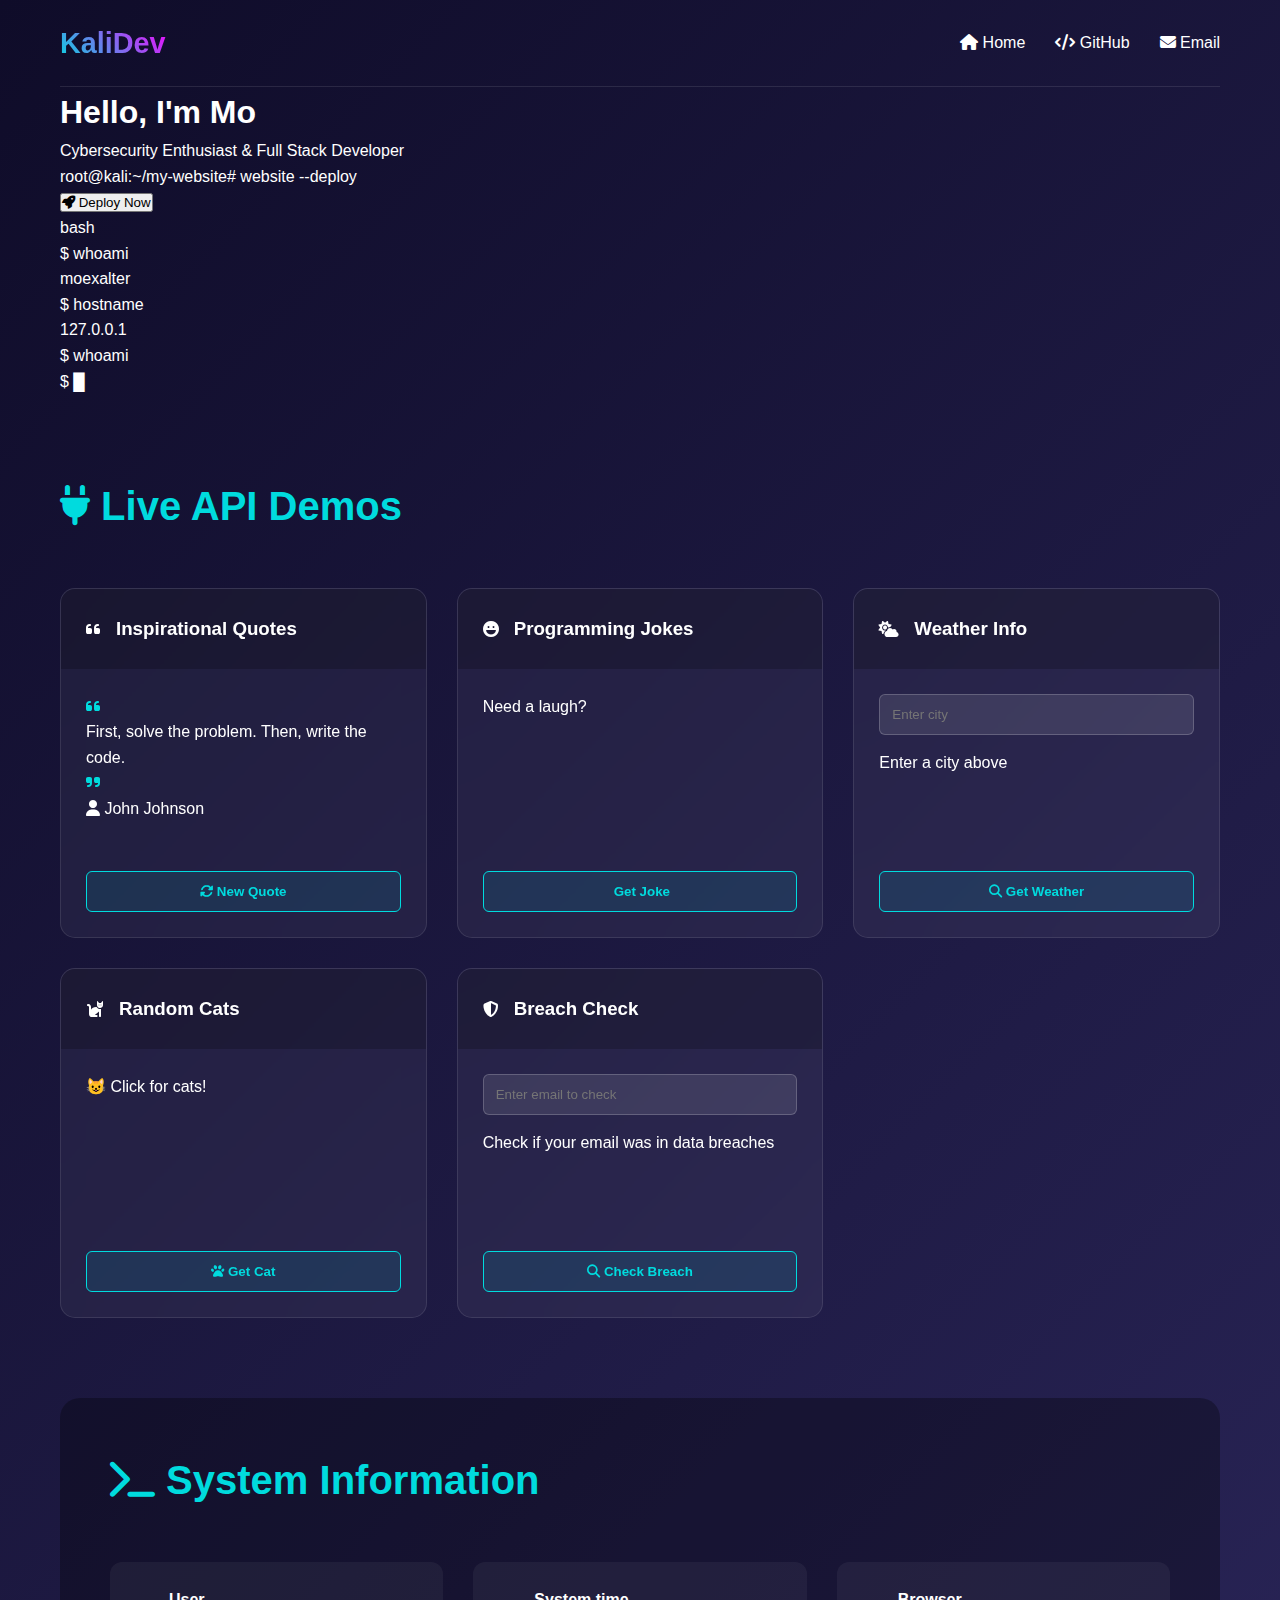
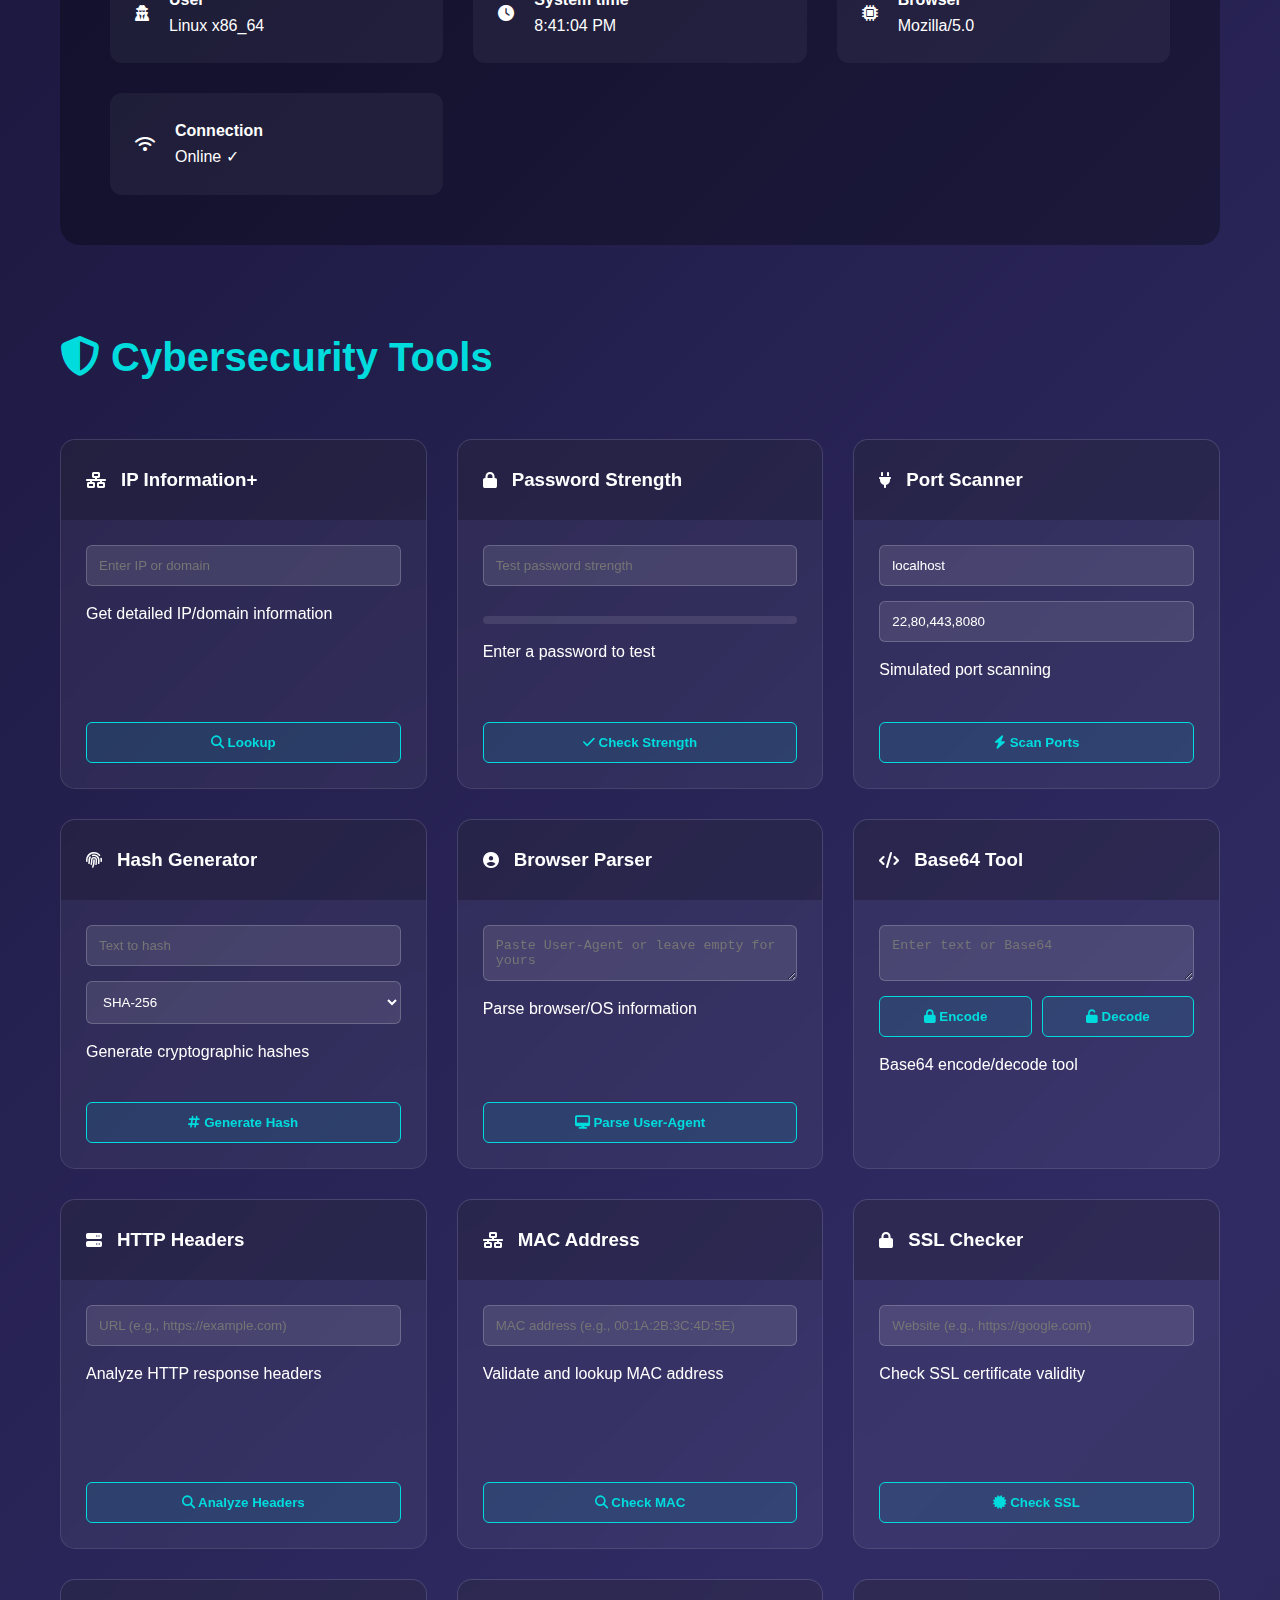
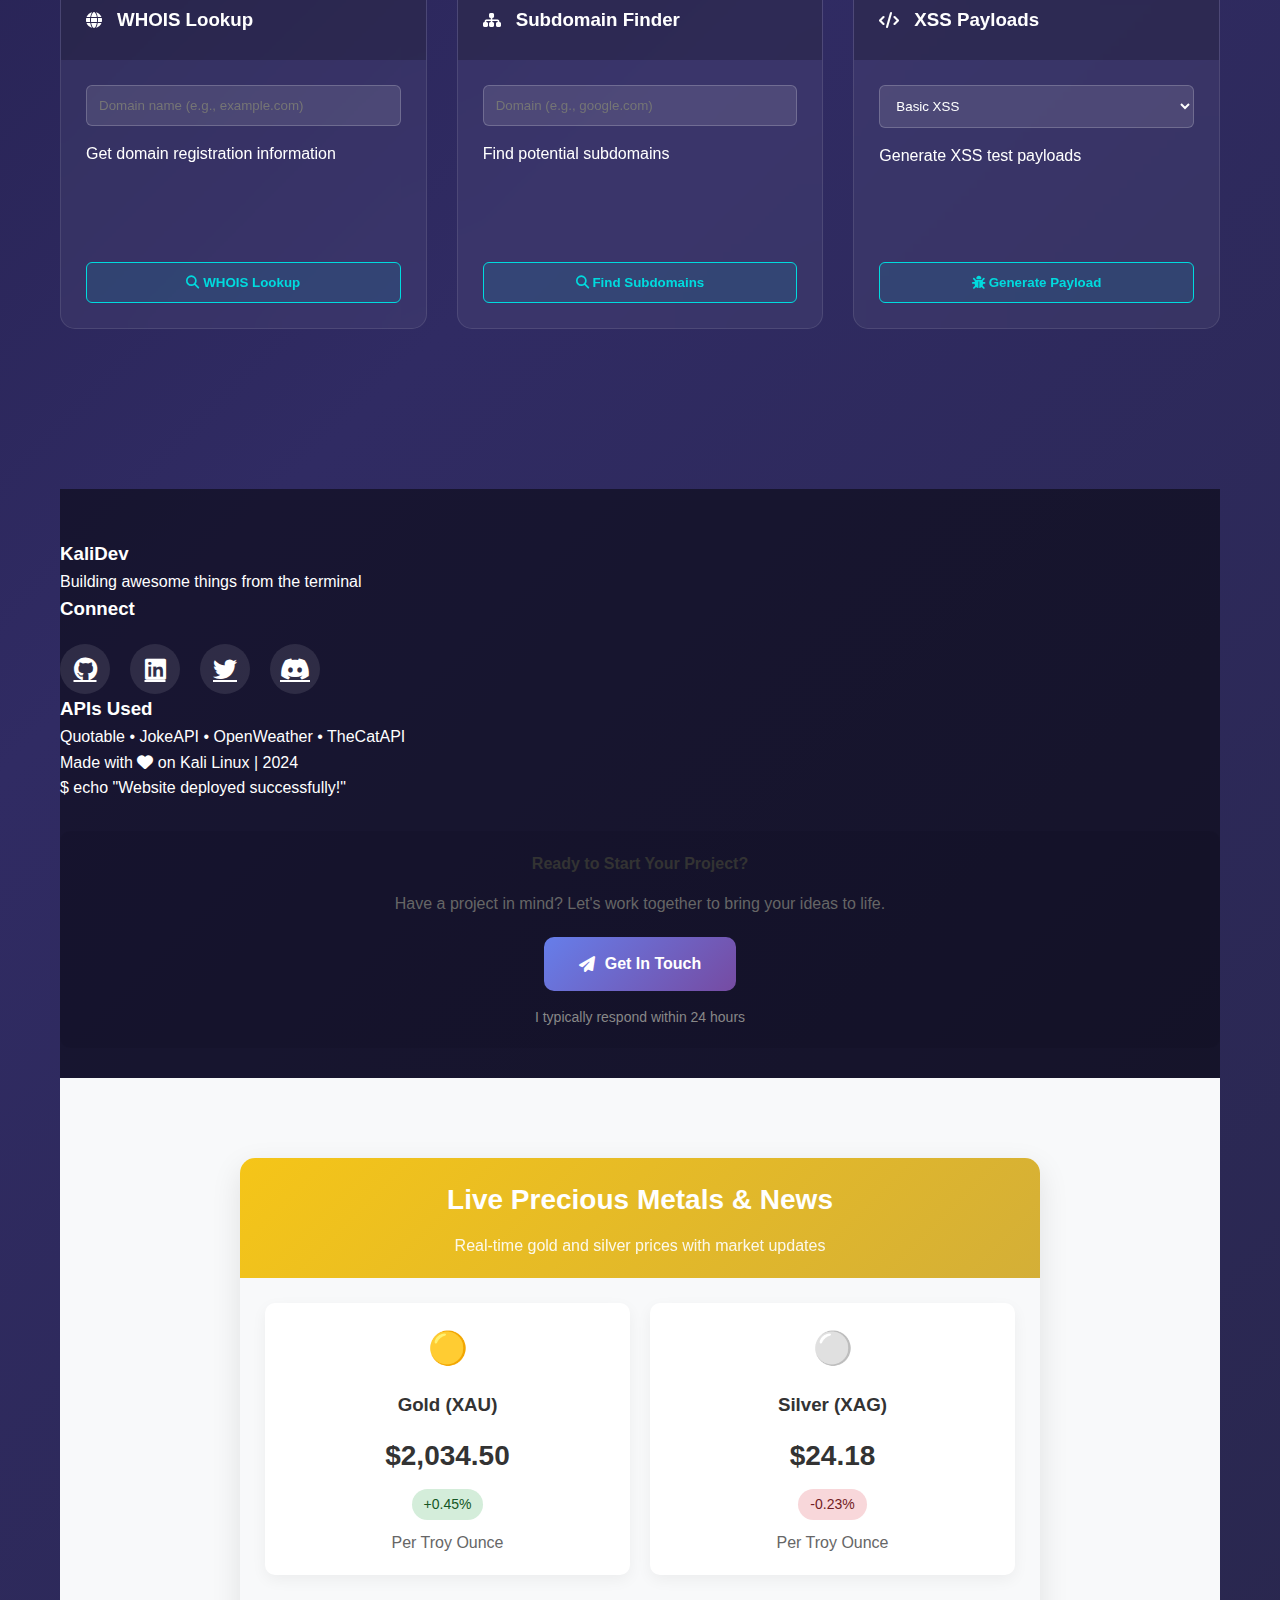
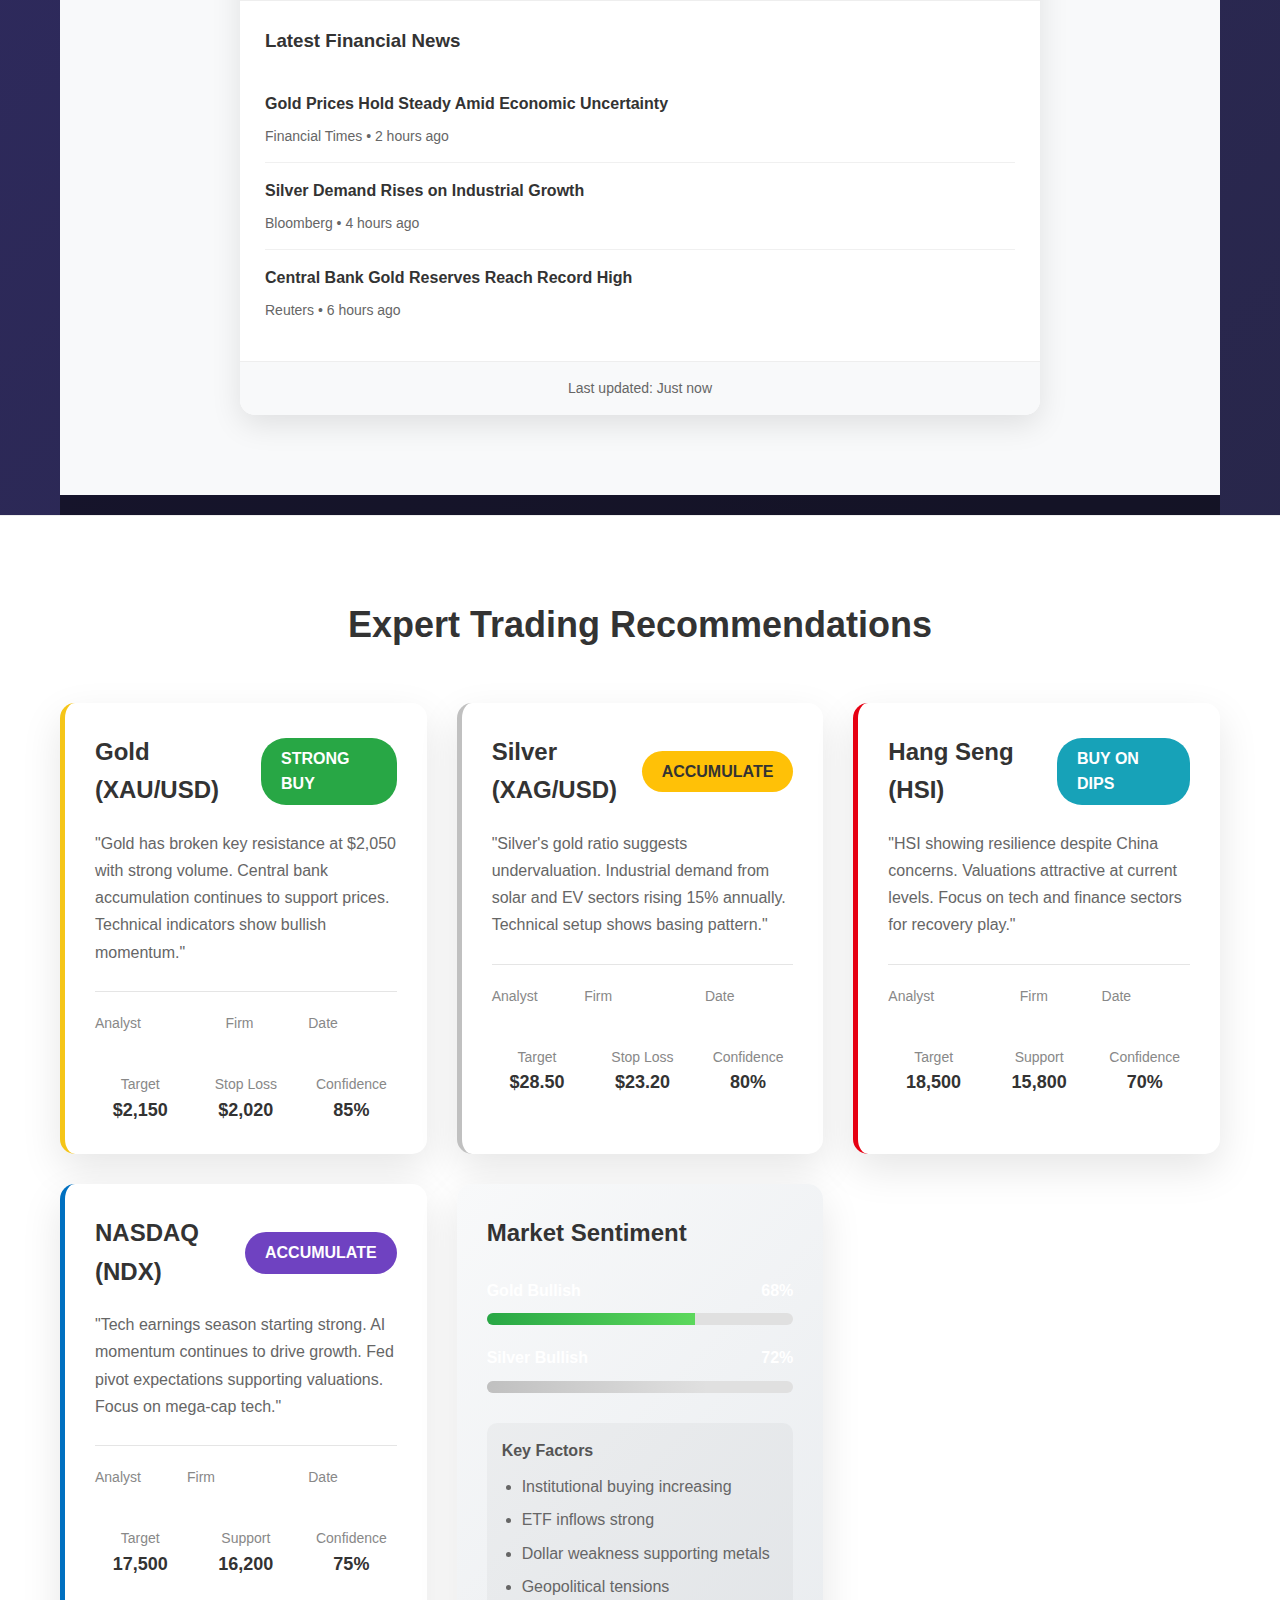
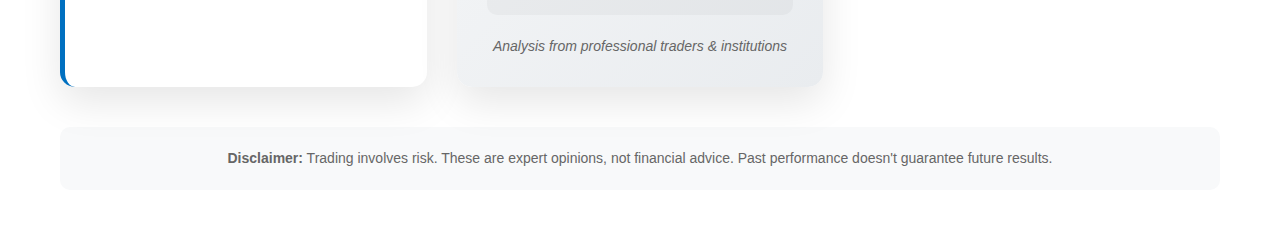
<file: index.html>
<!DOCTYPE html>
<html lang="en">
<head>
    <meta charset="UTF-8">
    <meta name="viewport" content="width=device-width, initial-scale=1.0">
    <title>moexalter | Kali Developer</title>
    <link rel="stylesheet" href="style.css">
    <link rel="stylesheet" href="https://cdnjs.cloudflare.com/ajax/libs/font-awesome/6.4.0/css/all.min.css">
</head>
<body>
    <div class="container">
        <!-- Navigation -->
        <nav>
            <div class="logo">KaliDev</div>
            <ul>
<li><a href="#"><i class="fas fa-home"></i> Home</a></li>
<li><a href="https://github.com/moexalter" target="_blank"><i class="fas fa-code"></i> GitHub</a></li>
<li><a href="mailto:mohraf@gmail.com"><i class="fas fa-envelope"></i> Email</a></li>
            </ul>
        </nav>

        <!-- Hero Section -->
        <header class="hero">
            <div class="hero-content">
                <h1>Hello, I'm <span class="highlight">Mo</span></h1>
                <p class="subtitle">Cybersecurity Enthusiast & Full Stack Developer</p>
                <p class="terminal-text">
                    <span class="prompt">root@kali</span>:<span class="path">~/my-website</span># website --deploy
                </p>
                <button class="cta-button" onclick="deployAlert()">
                    <i class="fas fa-rocket"></i> Deploy Now
                </button>
            </div>
            <div class="hero-image">
                <div class="terminal-window">
                    <div class="terminal-header">
                        <div class="terminal-dots">
                            <span class="dot red"></span>
                            <span class="dot yellow"></span>
                            <span class="dot green"></span>
                        </div>
                        <span class="terminal-title">bash</span>
                    </div>
                    <div class="terminal-body">
                        <p><span class="prompt">$</span> whoami</p>
                        <p>moexalter</p>
                        <p><span class="prompt">$</span> hostname</p>
                        <p id="hostname-display">kali</p>
                        <p><span class="prompt">$</span> <span class="cursor">█</span></p>
                    </div>
                </div>
            </div>
        </header>

        <!-- API Demo Section -->
        <section class="section">
            <h2><i class="fas fa-plug"></i> Live API Demos</h2>
            <div class="grid">
                <!-- Quote API -->
                <div class="card">
                    <div class="card-header">
                        <i class="fas fa-quote-left"></i>
                        <h3>Inspirational Quotes</h3>
                    </div>
                    <div class="card-body">
                        <p id="quote-display">Click to get inspired...</p>
                        <button class="card-button" onclick="getQuote()">
                            <i class="fas fa-sync-alt"></i> New Quote
                        </button>
                    </div>
                </div>

                <!-- Joke API -->
                <div class="card">
                    <div class="card-header">
                        <i class="fas fa-laugh"></i>
                        <h3>Programming Jokes</h3>
                    </div>
                    <div class="card-body">
                        <p id="joke-display">Need a laugh?</p>
                        <button class="card-button" onclick="getJoke()">
                            <i class="fas fa-joke"></i> Get Joke
                        </button>
                    </div>
                </div>

                <!-- Weather API -->
                <div class="card">
                    <div class="card-header">
                        <i class="fas fa-cloud-sun"></i>
                        <h3>Weather Info</h3>
                    </div>
                    <div class="card-body">
                        <input type="text" id="city-input" placeholder="Enter city" class="input-field">
                        <p id="weather-display">Enter a city above</p>
                        <button class="card-button" onclick="getWeather()">
                            <i class="fas fa-search"></i> Get Weather
                        </button>
                    </div>
                </div>

                <!-- Cat API -->
                <div class="card">
                    <div class="card-header">
                        <i class="fas fa-cat"></i>
                        <h3>Random Cats</h3>
                    </div>
                    <div class="card-body">
                        <div id="cat-display">😺 Click for cats!</div>
                        <button class="card-button" onclick="getCat()">
                            <i class="fas fa-paw"></i> Get Cat
                        </button>
                    </div>
                </div>

                <!-- Cybersecurity API -->
                <div class="card">
                    <div class="card-header">
                        <i class="fas fa-shield-alt"></i>
                        <h3>Breach Check</h3>
                    </div>
                    <div class="card-body">
                        <input type="email" id="email-input" placeholder="Enter email to check" class="input-field">
                        <p id="breach-display">Check if your email was in data breaches</p>
                        <button class="card-button" onclick="checkBreach()">
                            <i class="fas fa-search"></i> Check Breach
                        </button>
                    </div>
                </div>
            </div>
        </section>

        <!-- System Info -->
        <section class="section dark">
            <h2><i class="fas fa-terminal"></i> System Information</h2>
            <div class="system-info">
                <div class="info-item">
                    <i class="fas fa-user-secret"></i>
                    <div>
                        <h4>User</h4>
                        <p id="sys-user">Loading...</p>
                    </div>
                </div>
                <div class="info-item">
                    <i class="fas fa-clock"></i>
                    <div>
                        <h4>System time</h4>
                        <p id="sys-time">Loading...</p>
                    </div>
                </div>
                <div class="info-item">
                    <i class="fas fa-microchip"></i>
                    <div>
                        <h4>Browser</h4>
                        <p id="sys-browser">Loading...</p>
                    </div>
                </div>
                <div class="info-item">
                    <i class="fas fa-wifi"></i>
                    <div>
                        <h4>Connection</h4>
                        <p id="sys-connection">Loading...</p>
                    </div>
                </div>
            </div>
        </section>

        <!-- Cybersecurity Tools -->
        <section class="section">
            <h2><i class="fas fa-shield-alt"></i> Cybersecurity Tools</h2>
            <div class="grid">
                <!-- Tool 1: Enhanced IP Lookup -->
                <div class="card">
                    <div class="card-header">
                        <i class="fas fa-network-wired"></i>
                        <h3>IP Information+</h3>
                    </div>
                    <div class="card-body">
                        <input type="text" id="ip-input" placeholder="Enter IP or domain" class="input-field">
                        <p id="ip-plus-display">Get detailed IP/domain information</p>
                        <button class="card-button" onclick="getIPPlusInfo()">
                            <i class="fas fa-search"></i> Lookup
                        </button>
                    </div>
                </div>

                <!-- Tool 2: Password Strength Checker -->
                <div class="card">
                    <div class="card-header">
                        <i class="fas fa-lock"></i>
                        <h3>Password Strength</h3>
                    </div>
                    <div class="card-body">
                        <input type="password" id="password-input" placeholder="Test password strength" class="input-field">
                        <div class="password-meter">
                            <div class="meter-bar" id="password-meter"></div>
                        </div>
                        <p id="password-strength-display">Enter a password to test</p>
                        <button class="card-button" onclick="checkPasswordStrength()">
                            <i class="fas fa-check"></i> Check Strength
                        </button>
                    </div>
                </div>
<!-- Tool 3: Port Scanner Simulator -->
                <div class="card">
                    <div class="card-header">
                        <i class="fas fa-plug"></i>
                        <h3>Port Scanner</h3>
                    </div>
                    <div class="card-body">
                        <input type="text" id="host-input" placeholder="Host or IP" class="input-field" value="localhost">
                        <input type="text" id="ports-input" placeholder="Ports (e.g., 22,80,443)" class="input-field" value="22,80,443,8080">
                        <p id="port-scan-display">Simulated port scanning</p>
                        <button class="card-button" onclick="simulatePortScan()">
                            <i class="fas fa-bolt"></i> Scan Ports
                        </button>
                    </div>
                </div>

                <!-- Tool 4: Hash Generator -->
                <div class="card">
                    <div class="card-header">
                        <i class="fas fa-fingerprint"></i>
                        <h3>Hash Generator</h3>
                    </div>
                    <div class="card-body">
                        <input type="text" id="hash-input" placeholder="Text to hash" class="input-field">
                        <select id="hash-algorithm" class="input-field">
                            <option value="md5">MD5</option>
                            <option value="sha1">SHA-1</option>
                            <option value="sha256" selected>SHA-256</option>
                            <option value="sha512">SHA-512</option>
                        </select>
                        <p id="hash-display">Generate cryptographic hashes</p>
                        <button class="card-button" onclick="generateHash()">
                            <i class="fas fa-hashtag"></i> Generate Hash
                        </button>
                    </div>
                </div>

                <!-- Tool 5: User-Agent Parser -->
                <div class="card">
                    <div class="card-header">
                        <i class="fas fa-user-circle"></i>
                        <h3>Browser Parser</h3>
                    </div>
                    <div class="card-body">
                        <textarea id="useragent-input" placeholder="Paste User-Agent or leave empty for yours" class="input-field" rows="2"></textarea>
                        <p id="useragent-display">Parse browser/OS information</p>
                        <button class="card-button" onclick="parseUserAgent()">
                            <i class="fas fa-desktop"></i> Parse User-Agent
                        </button>
                    </div>
</div>



                <!-- Tool 7: Base64 Encoder/Decoder -->
                <div class="card">
                    <div class="card-header">
                        <i class="fas fa-code"></i>
                        <h3>Base64 Tool</h3>
                    </div>
                    <div class="card-body">
                        <textarea id="base64-input" placeholder="Enter text or Base64" class="input-field" rows="2"></textarea>
                        <div style="display: flex; gap: 10px; margin-bottom: 15px;">
                            <button class="card-button" onclick="encodeBase64()" style="flex: 1;">
                                <i class="fas fa-lock"></i> Encode
                            </button>
                            <button class="card-button" onclick="decodeBase64()" style="flex: 1;">
                                <i class="fas fa-unlock"></i> Decode
                            </button>
                        </div>
                        <p id="base64-display">Base64 encode/decode tool</p>
                    </div>
                </div>

                <!-- Tool 8: HTTP Header Analyzer -->
                <div class="card">
                    <div class="card-header">
                        <i class="fas fa-server"></i>
                        <h3>HTTP Headers</h3>
                    </div>
                    <div class="card-body">
                        <input type="text" id="header-input" placeholder="URL (e.g., https://example.com)" class="input-field">
                        <p id="header-display">Analyze HTTP response headers</p>
                        <button class="card-button" onclick="analyzeHeaders()">
                            <i class="fas fa-search"></i> Analyze Headers
                        </button>
                    </div>
                </div>

                <!-- Tool 9: MAC Address Lookup -->
                <div class="card">
                    <div class="card-header">
                        <i class="fas fa-network-wired"></i>
                        <h3>MAC Address</h3>
                    </div>
                    <div class="card-body">
                        <input type="text" id="mac-input" placeholder="MAC address (e.g., 00:1A:2B:3C:4D:5E)" class="input-field">
                        <p id="mac-display">Validate and lookup MAC address</p>
                        <button class="card-button" onclick="checkMAC()">
                            <i class="fas fa-search"></i> Check MAC
                        </button>
                    </div>
                </div>

<!-- Tool 6: SSL Checker -->
                <div class="card">
                    <div class="card-header">
                        <i class="fas fa-lock"></i>
                        <h3>SSL Checker</h3>
                    </div>
                    <div class="card-body">
                        <input type="text" id="ssl-input" placeholder="Website (e.g., https://google.com)" class="input-field">
                        <p id="ssl-display">Check SSL certificate validity</p>
                        <button class="card-button" onclick="checkSSL()">
                            <i class="fas fa-certificate"></i> Check SSL
                        </button>
                    </div>
                </div>


                <!-- Tool 10: WHOIS Lookup -->
                <div class="card">
                    <div class="card-header">
                        <i class="fas fa-globe"></i>
                        <h3>WHOIS Lookup</h3>
                    </div>
                    <div class="card-body">
                        <input type="text" id="whois-input" placeholder="Domain name (e.g., example.com)" class="input-field">
                        <p id="whois-display">Get domain registration information</p>
                        <button class="card-button" onclick="whoisLookup()">
                            <i class="fas fa-search"></i> WHOIS Lookup
                        </button>
                    </div>
                </div>

                <!-- Tool 11: Subdomain Finder -->
                <div class="card">
                    <div class="card-header">
                        <i class="fas fa-sitemap"></i>
                        <h3>Subdomain Finder</h3>
                    </div>
                    <div class="card-body">
                        <input type="text" id="subdomain-input" placeholder="Domain (e.g., google.com)" class="input-field">
                        <p id="subdomain-display">Find potential subdomains</p>
                        <button class="card-button" onclick="findSubdomains()">
                            <i class="fas fa-search"></i> Find Subdomains
                        </button>
                    </div>
                </div>

                <!-- Tool 12: XSS Payload Generator -->
                <div class="card">
                    <div class="card-header">
                        <i class="fas fa-code"></i>
                        <h3>XSS Payloads</h3>
                    </div>
                    <div class="card-body">
                        <select id="xss-type" class="input-field">
                            <option value="basic">Basic XSS</option>
                            <option value="img">Image XSS</option>
                            <option value="svg">SVG XSS</option>
                            <option value="event">Event Handler</option>
                        </select>
                        <p id="xss-display">Generate XSS test payloads</p>
                        <button class="card-button" onclick="generateXSS()">
                            <i class="fas fa-bug"></i> Generate Payload
                        </button>
                    </div>
                </div>






        </section>

        <!-- Footer -->

        <footer>
            <div class="footer-content">
                <div class="footer-section">
                    <h3>KaliDev</h3>
                    <p>Building awesome things from the terminal</p>
                </div>
                <div class="footer-section">
                    <h3>Connect</h3>
                    <div class="social-links">
<a href="https://github.com/moexalter" target="_blank"><i class="fab fa-github"></i></a>
                        <a href="#"><i class="fab fa-linkedin"></i></a>
                        <a href="#"><i class="fab fa-twitter"></i></a>
                        <a href="#"><i class="fab fa-discord"></i></a>
                    </div>
                </div>
                <div class="footer-section">
                    <h3>APIs Used</h3>
                    <p>Quotable • JokeAPI • OpenWeather • TheCatAPI</p>
                </div>
            </div>
            <div class="footer-bottom">
                <p>Made with <i class="fas fa-heart pulse"></i> on Kali Linux | 2024</p>
                <p class="footer-command">
                    <span class="prompt">$</span> echo "Website deployed successfully!"
                </p>
            </div>


<!-- Add this inside your footer, before the closing </footer> tag -->
<div style="text-align: center; margin: 30px 0; padding: 20px; background: rgba(0,0,0,0.05); border-radius: 10px;">
    <h4 style="margin-bottom: 15px; color: #333;">Ready to Start Your Project?</h4>
    <p style="margin-bottom: 20px; color: #666; font-size: 16px;">
        Have a project in mind? Let's work together to bring your ideas to life.
    </p>
    <a href="contact.html" style="display: inline-flex; align-items: center; gap: 10px; padding: 14px 35px; background: linear-gradient(135deg, #667eea 0%, #764ba2 100%); color: white; text-decoration: none; border-radius: 10px; font-weight: 600; font-size: 16px; transition: all 0.3s ease;">
        <i class="fas fa-paper-plane"></i> Get In Touch
    </a>
    <p style="margin-top: 15px; color: #888; font-size: 14px;">
        I typically respond within 24 hours
    </p>
</div>


<!-- ======= Financial Widget ======= -->
<section style="padding: 60px 0; background: #f8f9fa;">
  <div style="max-width: 1200px; margin: 0 auto; padding: 0 20px;">
    
<div class="financial-widget" style="font-family: 'Segoe UI', Tahoma, Geneva, Verdana, sans-serif; max-width: 800px; margin: 20px auto; background: white; border-radius: 15px; box-shadow: 0 10px 30px rgba(0,0,0,0.1); overflow: hidden;">
  
  <div class="widget-header" style="background: linear-gradient(135deg, #f5c518 0%, #d4af37 100%); color: white; padding: 20px; text-align: center;">
    <h2 style="margin: 0; font-size: 28px;">Live Precious Metals & News</h2>
    <p style="margin: 10px 0 0; opacity: 0.9;">Real-time gold and silver prices with market updates</p>
  </div>
  
  <div class="prices-grid" style="display: grid; grid-template-columns: repeat(auto-fit, minmax(200px, 1fr)); gap: 20px; padding: 25px; background: #f8f9fa;">
    
    <div class="price-card" style="background: white; padding: 20px; border-radius: 10px; text-align: center; box-shadow: 0 5px 15px rgba(0,0,0,0.05); transition: transform 0.3s;">
      <div class="metal-icon gold-icon" style="font-size: 32px; margin-bottom: 15px; color: #f5c518;">🟡</div>
      <h3 style="margin: 0 0 15px; color: #333;">Gold (XAU)</h3>
      <div class="price" id="goldPrice" style="font-size: 28px; font-weight: 700; margin: 10px 0; color: #333;">$2,034.50</div>
      <div class="change positive" id="goldChange" style="font-size: 14px; padding: 4px 12px; border-radius: 20px; display: inline-block; background: #d4edda; color: #155724;">+0.45%</div>
      <p style="margin: 10px 0 0; color: #666;">Per Troy Ounce</p>
    </div>
    
    <div class="price-card" style="background: white; padding: 20px; border-radius: 10px; text-align: center; box-shadow: 0 5px 15px rgba(0,0,0,0.05); transition: transform 0.3s;">
      <div class="metal-icon silver-icon" style="font-size: 32px; margin-bottom: 15px; color: #c0c0c0;">⚪</div>
      <h3 style="margin: 0 0 15px; color: #333;">Silver (XAG)</h3>
      <div class="price" id="silverPrice" style="font-size: 28px; font-weight: 700; margin: 10px 0; color: #333;">$24.18</div>
      <div class="change negative" id="silverChange" style="font-size: 14px; padding: 4px 12px; border-radius: 20px; display: inline-block; background: #f8d7da; color: #721c24;">-0.23%</div>
      <p style="margin: 10px 0 0; color: #666;">Per Troy Ounce</p>
    </div>
    
  </div>
  
  <div class="news-section" style="padding: 25px; border-top: 1px solid #eee;">
    <h3 style="margin: 0 0 20px; color: #333;">Latest Financial News</h3>
    <div id="newsFeed">
      
      <div class="news-item" style="padding: 15px 0; border-bottom: 1px solid #f0f0f0;">
        <a href="#" class="news-title" style="font-weight: 600; color: #333; text-decoration: none; display: block; margin-bottom: 8px; transition: color 0.3s;">Gold Prices Hold Steady Amid Economic Uncertainty</a>
        <div class="news-source" style="font-size: 14px; color: #666;">Financial Times • 2 hours ago</div>
      </div>
      
      <div class="news-item" style="padding: 15px 0; border-bottom: 1px solid #f0f0f0;">
        <a href="#" class="news-title" style="font-weight: 600; color: #333; text-decoration: none; display: block; margin-bottom: 8px; transition: color 0.3s;">Silver Demand Rises on Industrial Growth</a>
        <div class="news-source" style="font-size: 14px; color: #666;">Bloomberg • 4 hours ago</div>
      </div>
      
      <div class="news-item" style="padding: 15px 0;">
        <a href="#" class="news-title" style="font-weight: 600; color: #333; text-decoration: none; display: block; margin-bottom: 8px; transition: color 0.3s;">Central Bank Gold Reserves Reach Record High</a>
        <div class="news-source" style="font-size: 14px; color: #666;">Reuters • 6 hours ago</div>
      </div>
      
    </div>
  </div>
  
  <div class="update-time" id="updateTime" style="text-align: center; padding: 15px; background: #f8f9fa; color: #666; font-size: 14px; border-top: 1px solid #eee;">
    Last updated: Just now
  </div>
  
</div>

  </div>
</section>
<!-- ======= End Financial Widget ======= -->
        </footer>
    </div>

    <script src="script.js"></script>
</body>


<!-- ======= Expert Trading Recommendations ======= -->
<section style="background: #fff; padding: 80px 0; border-top: 1px solid #eee;">
  <div style="max-width: 1200px; margin: 0 auto; padding: 0 20px;">
    <h2 style="text-align: center; margin-bottom: 50px; color: #333; font-size: 36px;">
      Expert Trading Recommendations
    </h2>
    
    <div style="display: grid; grid-template-columns: repeat(auto-fit, minmax(350px, 1fr)); gap: 30px; margin-bottom: 40px;">
      
      <!-- Gold Expert Card -->
      <div style="background: white; border-radius: 15px; padding: 30px; box-shadow: 0 15px 40px rgba(0,0,0,0.1); border-left: 5px solid #f5c518;">
        <div style="display: flex; justify-content: space-between; align-items: center; margin-bottom: 20px;">
          <h3 style="margin: 0; color: #333; font-size: 24px;">Gold (XAU/USD)</h3>
          <span style="background: #28a745; color: white; padding: 8px 20px; border-radius: 25px; font-weight: 600; font-size: 16px;">
            STRONG BUY
          </span>
        </div>
        <p style="color: #666; line-height: 1.7; font-size: 16px; margin-bottom: 25px;">
          "Gold has broken key resistance at $2,050 with strong volume. Central bank accumulation continues to support prices. Technical indicators show bullish momentum."
        </p>
        <div style="border-top: 1px solid rgba(0,0,0,0.1); padding-top: 20px;">
          <div style="display: flex; justify-content: space-between; margin-bottom: 15px; font-size: 15px;">
            <div>
              <div style="color: #888; font-size: 14px;">Analyst</div>
              <div style="font-weight: 600;">Michael Goldman</div>
            </div>
            <div>
              <div style="color: #888; font-size: 14px;">Firm</div>
              <div style="font-weight: 600;">JP Morgan</div>
            </div>
            <div>
              <div style="color: #888; font-size: 14px;">Date</div>
              <div style="font-weight: 600;">Jan 17, 2024</div>
            </div>
          </div>
          <div style="display: grid; grid-template-columns: repeat(3, 1fr); gap: 15px; text-align: center;">
            <div>
              <div style="color: #888; font-size: 14px;">Target</div>
              <div style="font-weight: 700; color: #333; font-size: 18px;">$2,150</div>
            </div>
            <div>
              <div style="color: #888; font-size: 14px;">Stop Loss</div>
              <div style="font-weight: 700; color: #333; font-size: 18px;">$2,020</div>
            </div>
            <div>
              <div style="color: #888; font-size: 14px;">Confidence</div>
              <div style="font-weight: 700; color: #333; font-size: 18px;">85%</div>
            </div>
          </div>
        </div>
      </div>
      
      <!-- Silver Expert Card -->
      <div style="background: white; border-radius: 15px; padding: 30px; box-shadow: 0 15px 40px rgba(0,0,0,0.1); border-left: 5px solid #c0c0c0;">
        <div style="display: flex; justify-content: space-between; align-items: center; margin-bottom: 20px;">
          <h3 style="margin: 0; color: #333; font-size: 24px;">Silver (XAG/USD)</h3>
          <span style="background: #ffc107; color: #333; padding: 8px 20px; border-radius: 25px; font-weight: 600; font-size: 16px;">
            ACCUMULATE
          </span>
        </div>
        <p style="color: #666; line-height: 1.7; font-size: 16px; margin-bottom: 25px;">
          "Silver's gold ratio suggests undervaluation. Industrial demand from solar and EV sectors rising 15% annually. Technical setup shows basing pattern."
        </p>
        <div style="border-top: 1px solid rgba(0,0,0,0.1); padding-top: 20px;">
          <div style="display: flex; justify-content: space-between; margin-bottom: 15px; font-size: 15px;">
            <div>
              <div style="color: #888; font-size: 14px;">Analyst</div>
              <div style="font-weight: 600;">Sarah Chen</div>
            </div>
            <div>
              <div style="color: #888; font-size: 14px;">Firm</div>
              <div style="font-weight: 600;">Morgan Stanley</div>
            </div>
            <div>
              <div style="color: #888; font-size: 14px;">Date</div>
              <div style="font-weight: 600;">Jan 16, 2024</div>
            </div>
          </div>
          <div style="display: grid; grid-template-columns: repeat(3, 1fr); gap: 15px; text-align: center;">
            <div>
              <div style="color: #888; font-size: 14px;">Target</div>
              <div style="font-weight: 700; color: #333; font-size: 18px;">$28.50</div>
            </div>
            <div>
              <div style="color: #888; font-size: 14px;">Stop Loss</div>
              <div style="font-weight: 700; color: #333; font-size: 18px;">$23.20</div>
            </div>
            <div>
              <div style="color: #888; font-size: 14px;">Confidence</div>
              <div style="font-weight: 700; color: #333; font-size: 18px;">80%</div>
            </div>
          </div>
        </div>
      </div>
      



      <!-- Hang Seng Index Card -->
      <div style="background: white; border-radius: 15px; padding: 30px; box-shadow: 0 15px 40px rgba(0,0,0,0.1); border-left: 5px solid #e60012;">
        <div style="display: flex; justify-content: space-between; align-items: center; margin-bottom: 20px;">
          <h3 style="margin: 0; color: #333; font-size: 24px;">Hang Seng (HSI)</h3>
          <span style="background: #17a2b8; color: white; padding: 8px 20px; border-radius: 25px; font-weight: 600; font-size: 16px;">
            BUY ON DIPS
          </span>
        </div>
        <p style="color: #666; line-height: 1.7; font-size: 16px; margin-bottom: 25px;">
          "HSI showing resilience despite China concerns. Valuations attractive at current levels. Focus on tech and finance sectors for recovery play."
        </p>
        <div style="border-top: 1px solid rgba(0,0,0,0.1); padding-top: 20px;">
          <div style="display: flex; justify-content: space-between; margin-bottom: 15px; font-size: 15px;">
            <div>
              <div style="color: #888; font-size: 14px;">Analyst</div>
              <div style="font-weight: 600;">James Wong</div>
            </div>
            <div>
              <div style="color: #888; font-size: 14px;">Firm</div>
              <div style="font-weight: 600;">HSBC</div>
            </div>
            <div>
              <div style="color: #888; font-size: 14px;">Date</div>
              <div style="font-weight: 600;">Jan 18, 2024</div>
            </div>
          </div>
          <div style="display: grid; grid-template-columns: repeat(3, 1fr); gap: 15px; text-align: center;">
            <div>
              <div style="color: #888; font-size: 14px;">Target</div>
              <div style="font-weight: 700; color: #333; font-size: 18px;">18,500</div>
            </div>
            <div>
              <div style="color: #888; font-size: 14px;">Support</div>
              <div style="font-weight: 700; color: #333; font-size: 18px;">15,800</div>
            </div>
            <div>
              <div style="color: #888; font-size: 14px;">Confidence</div>
              <div style="font-weight: 700; color: #333; font-size: 18px;">70%</div>
            </div>
          </div>
        </div>
      </div>
      
      <!-- NASDAQ Card -->
      <div style="background: white; border-radius: 15px; padding: 30px; box-shadow: 0 15px 40px rgba(0,0,0,0.1); border-left: 5px solid #0070c0;">
        <div style="display: flex; justify-content: space-between; align-items: center; margin-bottom: 20px;">
          <h3 style="margin: 0; color: #333; font-size: 24px;">NASDAQ (NDX)</h3>
          <span style="background: #6f42c1; color: white; padding: 8px 20px; border-radius: 25px; font-weight: 600; font-size: 16px;">
            ACCUMULATE
          </span>
        </div>
        <p style="color: #666; line-height: 1.7; font-size: 16px; margin-bottom: 25px;">
          "Tech earnings season starting strong. AI momentum continues to drive growth. Fed pivot expectations supporting valuations. Focus on mega-cap tech."
        </p>
        <div style="border-top: 1px solid rgba(0,0,0,0.1); padding-top: 20px;">
          <div style="display: flex; justify-content: space-between; margin-bottom: 15px; font-size: 15px;">
            <div>
              <div style="color: #888; font-size: 14px;">Analyst</div>
              <div style="font-weight: 600;">David Miller</div>
            </div>
            <div>
              <div style="color: #888; font-size: 14px;">Firm</div>
              <div style="font-weight: 600;">Goldman Sachs</div>
            </div>
            <div>
              <div style="color: #888; font-size: 14px;">Date</div>
              <div style="font-weight: 600;">Jan 17, 2024</div>
            </div>
          </div>
          <div style="display: grid; grid-template-columns: repeat(3, 1fr); gap: 15px; text-align: center;">
            <div>
              <div style="color: #888; font-size: 14px;">Target</div>
              <div style="font-weight: 700; color: #333; font-size: 18px;">17,500</div>
            </div>
            <div>
              <div style="color: #888; font-size: 14px;">Support</div>
              <div style="font-weight: 700; color: #333; font-size: 18px;">16,200</div>
            </div>
            <div>
              <div style="color: #888; font-size: 14px;">Confidence</div>
              <div style="font-weight: 700; color: #333; font-size: 18px;">75%</div>
            </div>
          </div>
        </div>
      </div>


      <!-- Market Sentiment Card -->
      <div style="background: linear-gradient(135deg, #f8f9fa 0%, #e9ecef 100%); border-radius: 15px; padding: 30px; box-shadow: 0 15px 40px rgba(0,0,0,0.1);">
        <h3 style="margin: 0 0 25px; color: #333; font-size: 24px;">Market Sentiment</h3>
        
        <div style="margin-bottom: 30px;">
          <div style="display: flex; justify-content: space-between; margin-bottom: 10px;">
            <span style="font-weight: 600;">Gold Bullish</span>
            <span style="font-weight: 700;">68%</span>
          </div>
          <div style="height: 12px; background: #e0e0e0; border-radius: 6px; overflow: hidden; margin-bottom: 20px;">
            <div style="width: 68%; height: 100%; background: linear-gradient(90deg, #28a745, #5cd85c);"></div>
          </div>
          
          <div style="display: flex; justify-content: space-between; margin-bottom: 10px;">
            <span style="font-weight: 600;">Silver Bullish</span>
            <span style="font-weight: 700;">72%</span>
          </div>
          <div style="height: 12px; background: #e0e0e0; border-radius: 6px; overflow: hidden; margin-bottom: 20px;">
            <div style="width: 72%; height: 100%; background: linear-gradient(90deg, #c0c0c0, #e0e0e0);"></div>
          </div>
        </div>
        
        <div style="background: rgba(0,0,0,0.03); padding: 15px; border-radius: 10px; margin-bottom: 20px;">
          <h4 style="margin: 0 0 10px; color: #555; font-size: 16px;">Key Factors</h4>
          <ul style="margin: 0; padding-left: 20px; color: #666;">
            <li style="margin-bottom: 8px;">Institutional buying increasing</li>
            <li style="margin-bottom: 8px;">ETF inflows strong</li>
            <li style="margin-bottom: 8px;">Dollar weakness supporting metals</li>
            <li>Geopolitical tensions</li>
          </ul>
        </div>
        
        <div style="font-size: 14px; color: #666; font-style: italic; text-align: center;">
          Analysis from professional traders & institutions
        </div>
      </div>
      
    </div>
    
    <div style="text-align: center; margin-top: 40px; padding: 20px; background: #f8f9fa; border-radius: 10px;">
      <p style="color: #666; font-size: 14px; margin: 0; line-height: 1.6;">
        <strong>Disclaimer:</strong> Trading involves risk. These are expert opinions, not financial advice. 
        Past performance doesn't guarantee future results.
      </p>
    </div>
  </div>
</section>
<!-- ======= End Expert Trading Recommendations ======= -->
</html>
<!-- Deployment timestamp: 2024-01-13 -->
<!-- Trigger build -->
</file>
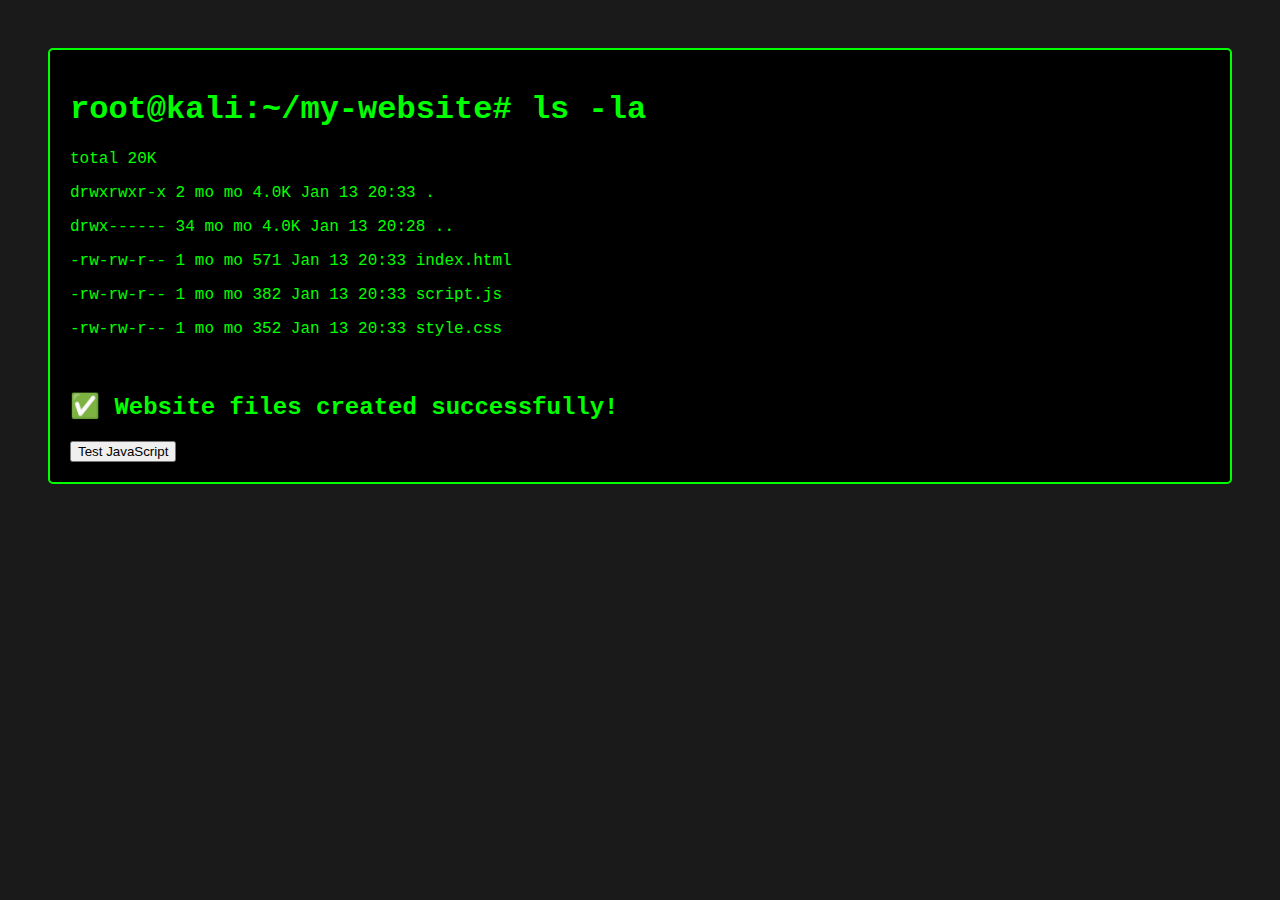
<file: test-site.html>
<!DOCTYPE html>
<html>
<head>
    <title>Test</title>
    <style>
        body {
            background: #1a1a1a;
            color: #00ff00;
            font-family: 'Courier New', monospace;
            padding: 40px;
        }
        .terminal {
            background: #000;
            border: 2px solid #00ff00;
            padding: 20px;
            border-radius: 5px;
        }
    </style>
</head>
<body>
    <div class="terminal">
        <h1>root@kali:~/my-website# ls -la</h1>
        <p>total 20K</p>
        <p>drwxrwxr-x  2 mo mo 4.0K Jan 13 20:33 .</p>
        <p>drwx------ 34 mo mo 4.0K Jan 13 20:28 ..</p>
        <p>-rw-rw-r--  1 mo mo  571 Jan 13 20:33 index.html</p>
        <p>-rw-rw-r--  1 mo mo  382 Jan 13 20:33 script.js</p>
        <p>-rw-rw-r--  1 mo mo  352 Jan 13 20:33 style.css</p>
        <br>
        <h2>✅ Website files created successfully!</h2>
        <button onclick="alert('Hello from Kali!')">Test JavaScript</button>
    </div>
    <script>
        console.log('Test site loaded');
    </script>
</body>
</html>
</file>
<file: style.css>
/* Reset & Base */
* {
    margin: 0;
    padding: 0;
    box-sizing: border-box;
}

body {
    font-family: 'Segoe UI', Tahoma, Geneva, Verdana, sans-serif;
    background: linear-gradient(135deg, #0f0c29, #302b63, #24243e);
    color: #fff;
    line-height: 1.6;
    min-height: 100vh;
}

.container {
    max-width: 1200px;
    margin: 0 auto;
    padding: 0 20px;
}

/* Navigation */
nav {
    display: flex;
    justify-content: space-between;
    align-items: center;
    padding: 20px 0;
    border-bottom: 1px solid rgba(255, 255, 255, 0.1);
}

.logo {
    font-size: 1.8rem;
    font-weight: bold;
    background: linear-gradient(45deg, #00dbde, #fc00ff);
    -webkit-background-clip: text;
    -webkit-text-fill-color: transparent;
}

nav ul {
    display: flex;
    list-style: none;
    gap: 30px;
}

nav a {
    color: #fff;
    text-decoration: none;
    transition: color 0.3s;
}

nav a:hover {
    color: #00dbde;
}

/* Sections */
.section {
    padding: 80px 0;
}

.section h2 {
    font-size: 2.5rem;
    margin-bottom: 50px;
    color: #00dbde;
}

/* Grid & Cards */
.grid {
    display: grid;
    grid-template-columns: repeat(auto-fit, minmax(280px, 1fr));
    gap: 30px;
}

.card {
    background: rgba(255, 255, 255, 0.05);
    backdrop-filter: blur(10px);
    border-radius: 15px;
    overflow: hidden;
    border: 1px solid rgba(255, 255, 255, 0.1);
    transition: transform 0.3s;
    display: flex;
    flex-direction: column;
    min-height: 350px;
}

.card:hover {
    transform: translateY(-10px);
}

.card-header {
    background: rgba(0, 0, 0, 0.2);
    padding: 25px;
    display: flex;
    align-items: center;
    gap: 15px;
}

.card-body {
    padding: 25px;
    flex: 1;
    display: flex;
    flex-direction: column;
}

/* Input Fields */
.input-field {
    width: 100%;
    padding: 12px;
    background: rgba(255, 255, 255, 0.1);
    border: 1px solid rgba(255, 255, 255, 0.2);
    border-radius: 6px;
    color: white;
    margin-bottom: 15px;
}

/* Buttons */
.card-button {
    background: rgba(0, 219, 222, 0.1);
    color: #00dbde;
    border: 1px solid #00dbde;
    padding: 12px 25px;
    border-radius: 6px;
    cursor: pointer;
    width: 100%;
    font-weight: bold;
    transition: all 0.3s;
    margin-top: auto;
}

.card-button:hover {
    background: #00dbde;
    color: #000;
}

/* Password Meter */
.password-meter {
    height: 8px;
    background: rgba(255, 255, 255, 0.1);
    border-radius: 4px;
    margin: 15px 0;
    overflow: hidden;
}

.meter-bar {
    height: 100%;
    width: 0%;
    background: #ff6b6b;
    transition: width 0.3s, background 0.3s;
}

/* Dark Section */
.section.dark {
    background: rgba(0, 0, 0, 0.3);
    border-radius: 20px;
    padding: 50px;
}

/* System Info */
.system-info {
    display: grid;
    grid-template-columns: repeat(auto-fit, minmax(250px, 1fr));
    gap: 30px;
}

.info-item {
    display: flex;
    align-items: center;
    gap: 20px;
    background: rgba(255, 255, 255, 0.05);
    padding: 25px;
    border-radius: 12px;
}

/* Footer */
footer {
    background: rgba(0, 0, 0, 0.5);
    padding: 50px 0 20px;
    margin-top: 80px;
}

.social-links {
    display: flex;
    gap: 20px;
    margin-top: 20px;
}

.social-links a {
    display: inline-flex;
    align-items: center;
    justify-content: center;
    width: 50px;
    height: 50px;
    background: rgba(255, 255, 255, 0.1);
    border-radius: 50%;
    color: white;
    font-size: 1.5rem;
    transition: all 0.3s;
}

.social-links a:hover {
    background: #00dbde;
    transform: translateY(-5px);
}

/* Responsive */
@media (max-width: 768px) {
    .grid {
        grid-template-columns: 1fr;
    }
    
    nav ul {
        display: none;
    }
    
    .section {
        padding: 40px 0;
    }
    
    .card {
        min-height: 300px;
    }
}
</file>
